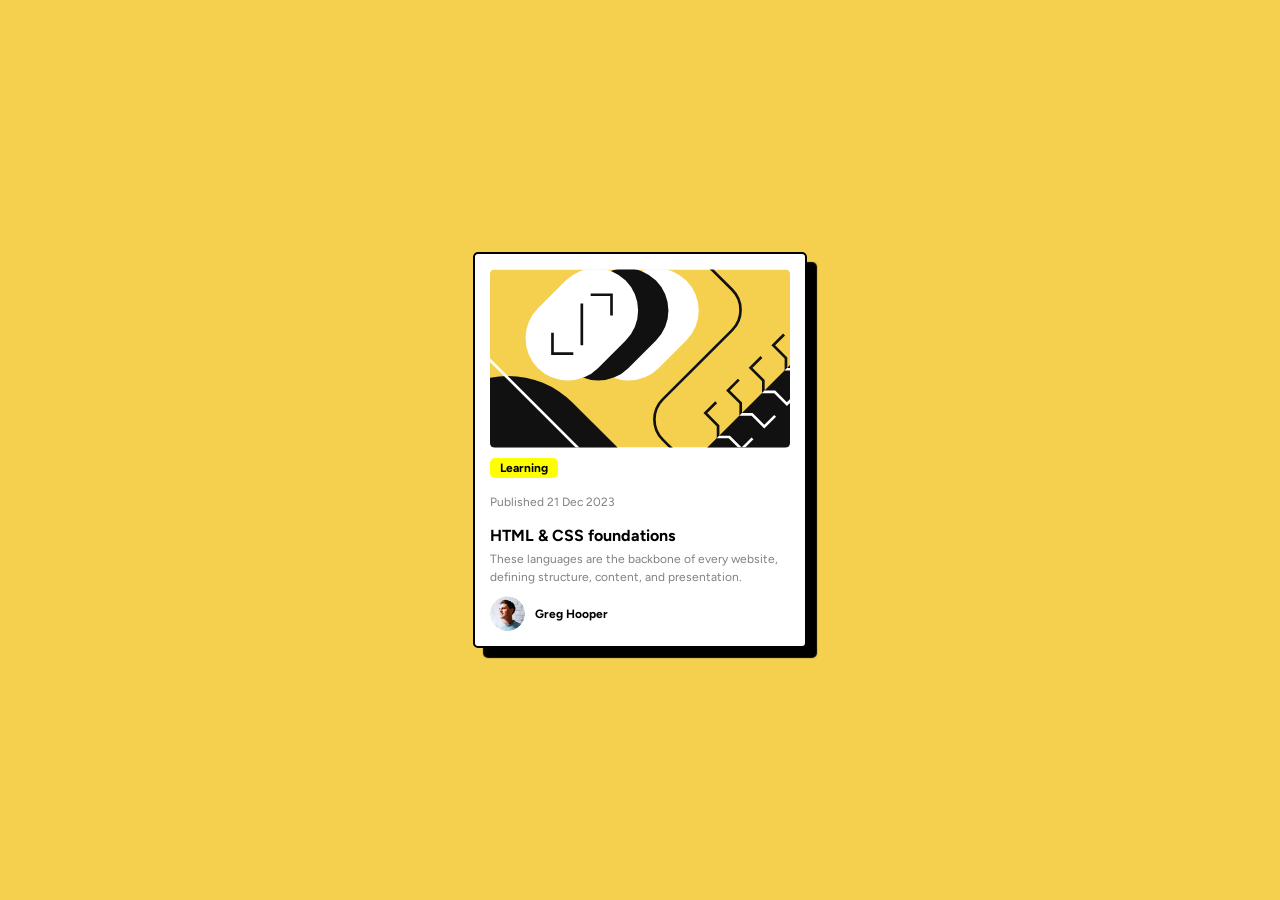
<file: blog-preview-card-main/index.html>
<!DOCTYPE html>
<!-- CHANGE 1: added lang attribute -->
<html lang="en">
<head>
  <meta charset="UTF-8">
  <!-- CHANGE 2: added viewport meta tag for responsiveness -->
  <meta name="viewport" content="width=device-width, initial-scale=1.0">

  <link rel="preconnect" href="https://fonts.googleapis.com">
  <link rel="preconnect" href="https://fonts.gstatic.com" crossorigin>
  <link href="https://fonts.googleapis.com/css2?family=Figtree:ital,wght@0,300..900;1,300..900&display=swap" rel="stylesheet">
  <link rel="stylesheet" href="blog-preview-card.css">
</head>
<body>

  <!-- CHANGE 3: wrapped entire card in <a> tag making it keyboard accessible and focusable -->
  <a href="#" class="preview-container">

    <img 
      class="thumbnail-image" 
      src="assets/images/illustration-article.svg"
      alt="Illustration of HTML and CSS article">

    <div class="course-info-container">
      <span class="course-status">Learning</span>
      <p class="publish-date">Published 21 Dec 2023</p>
      <!-- CHANGE 5: changed <p> to <h2> for proper heading semantics -->
      <h2 class="course-name">HTML & CSS foundations</h2>
      <p class="course-description">These languages are the backbone of every website, defining structure, content, and presentation.</p>
    </div>

    <div class="author-info-container">
      <img 
        class="author-photo" 
        src="assets/images/image-avatar.webp"
        alt="Photo of author Greg Hooper"
      >
      <span class="author-name">Greg Hooper</span>
    </div>

  </a>

</body>
</html>
</file>
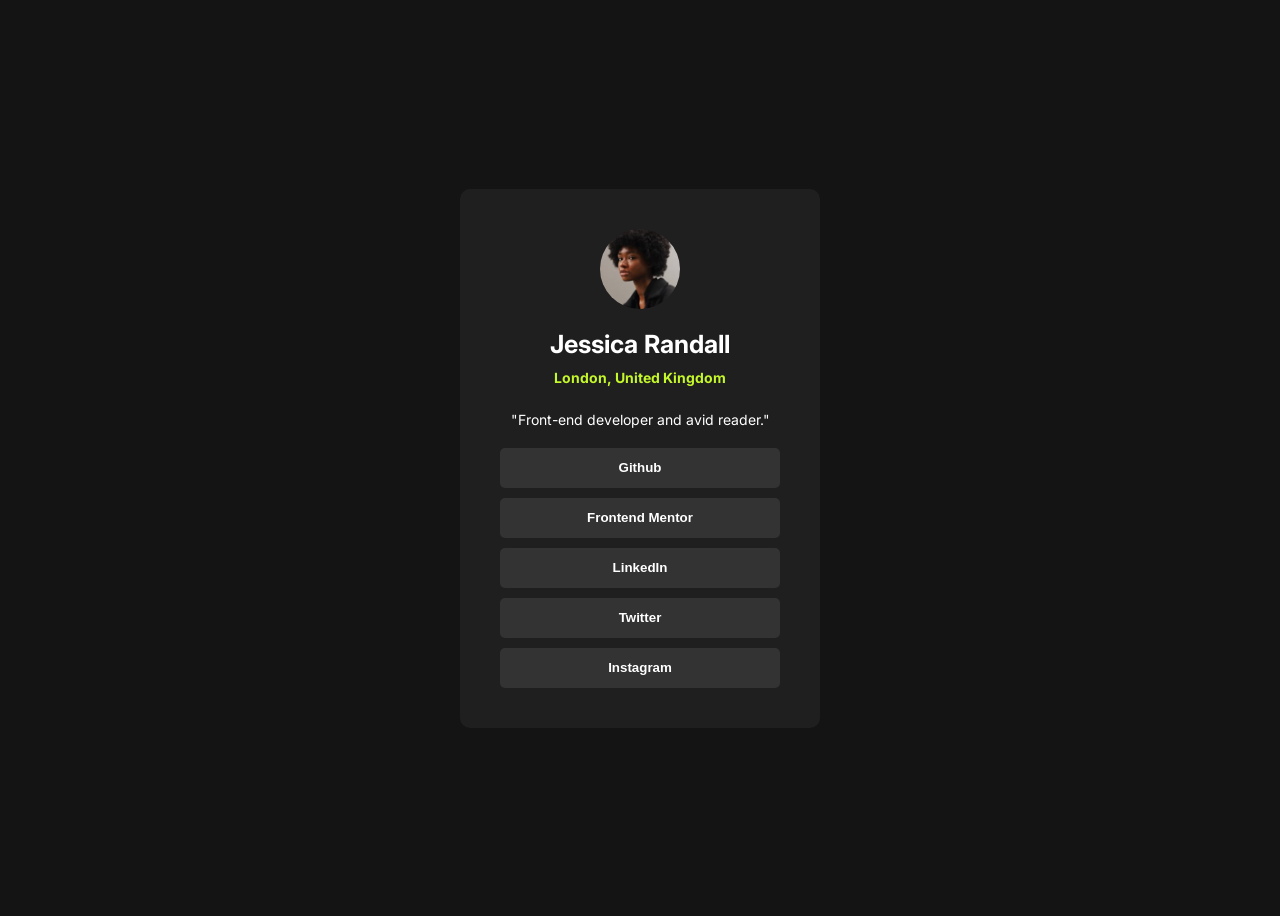
<file: social-links-profile-main/index.html>
<!DOCTYPE html>
<html lang="en">
<head>
  <meta charset="UTF-8">
  <meta name="viewport" content="width=device-width, initial-scale=1.0"> <!-- displays site properly based on user's device -->

  <title>Frontend Mentor | Social links profile</title>

  <link rel="preconnect" href="https://fonts.googleapis.com">
  <link rel="preconnect" href="https://fonts.gstatic.com" crossorigin>
  <link href="https://fonts.googleapis.com/css2?family=Figtree:ital,wght@0,300..900;1,300..900&family=Inter:ital,opsz,wght@0,14..32,100..900;1,14..32,100..900&display=swap" rel="stylesheet">

  <link rel="stylesheet" href="social-links-profile.css">
</head>
<body>
  <a href="#" class="profile-dashboard-container">
    <img class="profile-photo" src="assets/images/avatar-jessica.jpeg" alt="Jessica Randall's profile photo">

    <div class="profile-info">
      <span class="profile-name">Jessica Randall</span>
      <span class="profile-location">London, United Kingdom</span>
      <span class="profile-description">"Front-end developer and avid reader."</span>
    </div>

    <div class="profile-links">
      <button class="github-button">Github</button>
      <button class="frontend-mentor-button">Frontend Mentor</button>
      <button class="linkedin-button">LinkedIn</button>
      <button class="twitter-button">Twitter</button>
      <button class="instagram-button">Instagram</button>
    </div>

  </a>

</body>
</html>
</file>
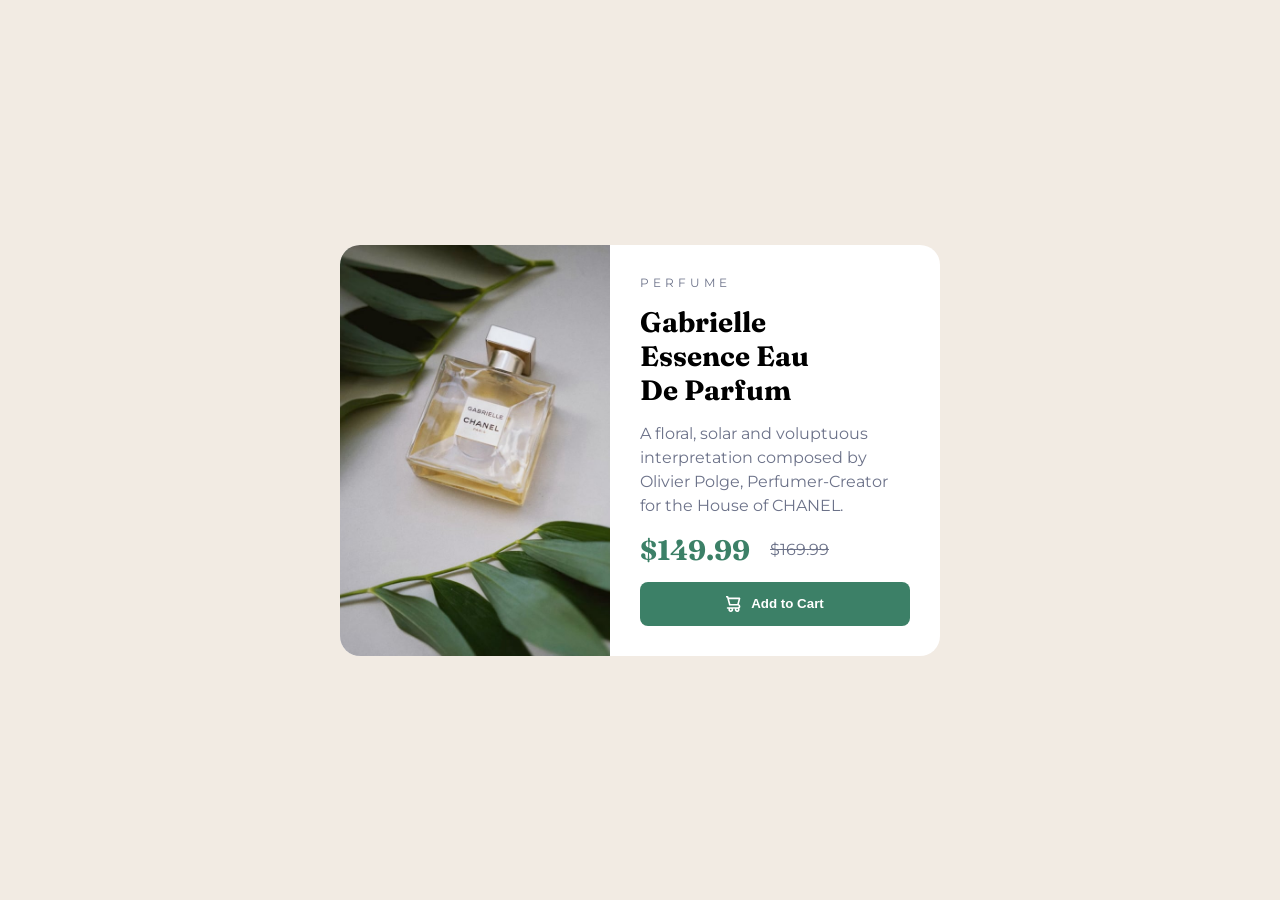
<file: product-preview-card-component-main/product-preview-card-component-main/index.html>
<!DOCTYPE html>
<html lang="en">
<head>
  <meta charset="UTF-8">
  <meta name="viewport" content="width=device-width, initial-scale=1.0"> <!-- displays site properly based on user's device -->

  <link rel="preconnect" href="https://fonts.googleapis.com">
  <link rel="preconnect" href="https://fonts.gstatic.com" crossorigin>
  <link href="https://fonts.googleapis.com/css2?family=Fraunces:ital,opsz,wght@0,9..144,100..900;1,9..144,100..900&family=Montserrat:ital,wght@0,100..900;1,100..900&family=Roboto:ital,wght@0,100..900;1,100..900&display=swap" rel="stylesheet">

  <link rel="preconnect" href="https://fonts.googleapis.com">
  <link rel="preconnect" href="https://fonts.gstatic.com" crossorigin>
  <link href="https://fonts.googleapis.com/css2?family=Fraunces:ital,opsz,wght@0,9..144,100..900;1,9..144,100..900&family=Roboto:ital,wght@0,100..900;1,100..900&display=swap" rel="stylesheet">
  
  <link rel="stylesheet" href="index.css">
  <title>Frontend Mentor | Product preview card component</title>

  <!-- Feel free to remove these styles or customise in your own stylesheet 👍 -->
  <style>
    .attribution { font-size: 0.6875rem; text-align: center; }
    .attribution a { color: hsl(228, 45%, 44%); }
  </style>
</head>
<body>
  <div class="product-preview-container">
    <div class="product-image-container">
      <img src="images/image-product-desktop.jpg" alt="product-image">
    </div>
    <div class="product-details-container">
      <p class="title">PERFUME</p>
      <p class="perfume-name">Gabrielle Essence Eau De Parfum</p>
      <p class="perfume-description">A floral, solar and voluptuous interpretation composed by Olivier Polge, 
        Perfumer-Creator for the House of CHANEL.</p>
      <div class="sale-prices-container">
        <p class="discounted-price">$149.99</p>
        <p class="original-price">$169.99</p>
      </div>
      <button class="cart-container">
        <img src="images/icon-cart.svg" alt="cart-fevicon">
        <span>Add to Cart<span>
      </button>
    </div>
  </div>

  
</body>
</html>
</file>
<file: blog-preview-card-main/blog-preview-card.css>
body {
  font-family: Figtree, sans-serif;
  background-color: hsl(47, 88%, 63%);
  font-size: 12px;
  margin: 0;
  min-height: 100vh;
  display: flex;
  justify-content: center;
  align-items: center;
  padding: 20px;
  box-sizing: border-box;
}

/* CHANGE 7: changed from div to <a> tag styles, removed default link styles */
.preview-container {
  text-decoration: none;
  color: inherit;

  border: 2px solid black;
  background-color: white;
  border-radius: 5px;
  box-shadow: 10px 10px 1px rgba(0, 0, 0, 1);
  width: 300px;
  max-width: 90%;
  padding: 15px;
  display: flex;
  flex-direction: column;
  gap: 10px;

  transition: transform 0.2s ease, boxshadow 0.2s ease;
}

.preview-container:hover {
  transform: translate(-5px, -5px);
  box-shadow: 15px 15px 1px rgba(0, 0, 0, 1);
}

.thumbnail-image {
  width: 100%;
  border-radius: 5px;
}

.course-info-container {
  display: flex;
  flex-direction: column;
  gap: 5px;
}

.course-status {
  background-color: yellow;
  border-radius: 5px;
  padding: 3px 10px;
  font-weight: 700;
  width: fit-content;
}

.publish-date {
  color: grey;
}

.course-name {
  font-weight: 700;
  font-size: 16px;
  margin: 0;
}

.course-description {
  color: grey;
  line-height: 18px;
  margin: 0;
}

.author-info-container {
  display: flex;
  align-items: center;
  gap: 10px;
}

.author-photo {
  width: 35px;
  height: 35px;
  border-radius: 50%;
}

.author-name {
  font-weight: 700;
}
</file>
<file: social-links-profile-main/social-links-profile.css>
body{
  font-family: Inter, Arial;
  font-size: 14px;
  color:hsl(0, 0%, 100%);
  background-color: hsl(0, 0%, 8%);
  display: flex;
  align-items: center;
  justify-content: center;
  min-height: 100vh;
      
 }
a{
  text-decoration: none;
  color: inherit;
  background-color: hsl(0, 0%, 12%);
  display: flex;
  flex-direction: column;
  justify-content: center;
  align-items: center;
  gap: 20px;
  padding: 40px;
  border-radius: 10px;
  font-weight: 700;

}
.profile-info{
  display: flex;
  flex-direction: column;
  justify-content: center;
  align-items: center;
  gap: 10px;

}
.profile-photo{
  border-radius: 50%;
  width: 80px;
}
.profile-name{
  font-size: 25px;
  margin-bottom: 0;
}
.profile-location{
  color: hsl(75, 94%, 57%);
  margin-bottom: 15px;
  
}
.profile-description{
  font-weight: 400;
  
}
.profile-links{
  display: flex;
  flex-direction: column;
  align-items: center;
  gap: 10px;
}
.profile-links button{
  background-color: hsl(0, 0%, 20%);
  border-radius: 5px;
  color: white;
  width: 280px;
  height: 40px;
  border: none;
  font-weight: 700;
}
.profile-links:hover button{
  cursor: pointer;
}
.github-button, .frontend-mentor-button, .twitter-button, .linkedin-button, .instagram-button{
  transition: background-color 0.15s ease, color 0.15s ease;

}
.github-button:hover, .frontend-mentor-button:hover, .twitter-button:hover, .linkedin-button:hover, .instagram-button:hover{
  background-color: hsl(75, 94%, 57%);
  color: hsl(0, 0%, 20%);
  caret-color: black;
}
</file>
<file: product-preview-card-component-main/product-preview-card-component-main/index.css>
body{
  margin: 0;
  background-color: hsl(30, 38%, 92%);
  display: flex;
  justify-content: center;
  align-items: center;
  min-height: 100vh;
  font-family: 'Montserrat', sans-serif;
}
.product-preview-container{
  display: flex;
  max-width: 600px; 
  width: 100%;  
  border-radius: 20px;
  overflow: hidden;
  background-color: hsl(0, 0%, 100%);
}
.product-image-container{
  flex: 1;
}
.product-image-container img{
  width: 100%;
  height: 100%;
  object-fit: cover;
  display: block;
}
.product-details-container{
  flex: 1;
  display: flex;
  flex-direction: column;
  justify-content: center;
  padding: 30px;
  gap: 15px;
}
.title{
  letter-spacing: 4px;
  color:hsl(228, 12%, 48%);
  font-size: 12px;
  margin: 0;
}

.perfume-name{
  font-weight: 700;
  font-family: Fraunces, Arial;
  font-size: 28px;
  margin: 0;
   width: 200px;
}
.perfume-description{
  color:hsl(228, 12%, 48%);
  font-size: 11x;
  margin: 0;
  line-height: 1.5;

}
.sale-prices-container{
  display: flex;
  align-items: center;
  gap: 20px;
}

.discounted-price{
  font-family: Fraunces, Arial;
  font-size: 28px;
  font-weight: 700;
  color: hsl(158, 36%, 37%);
  margin: 0;
}
.original-price{
  text-decoration: line-through;
  color:hsl(228, 12%, 48%);
  margin: 0;
  
  
}

.cart-container{
  background-color: hsl(158, 36%, 37%);
  color: hsl(0, 0%, 100%);
  border-radius: 8px;
  border: none;
  padding: 14px;
  display: flex;
  justify-content: center;
  align-items: center;
  gap: 10px;
  font-weight: 700;
  
}
.cart-container:hover{
  cursor: pointer;
  background-color:hsl(158, 42%, 18%);
}
</file>
